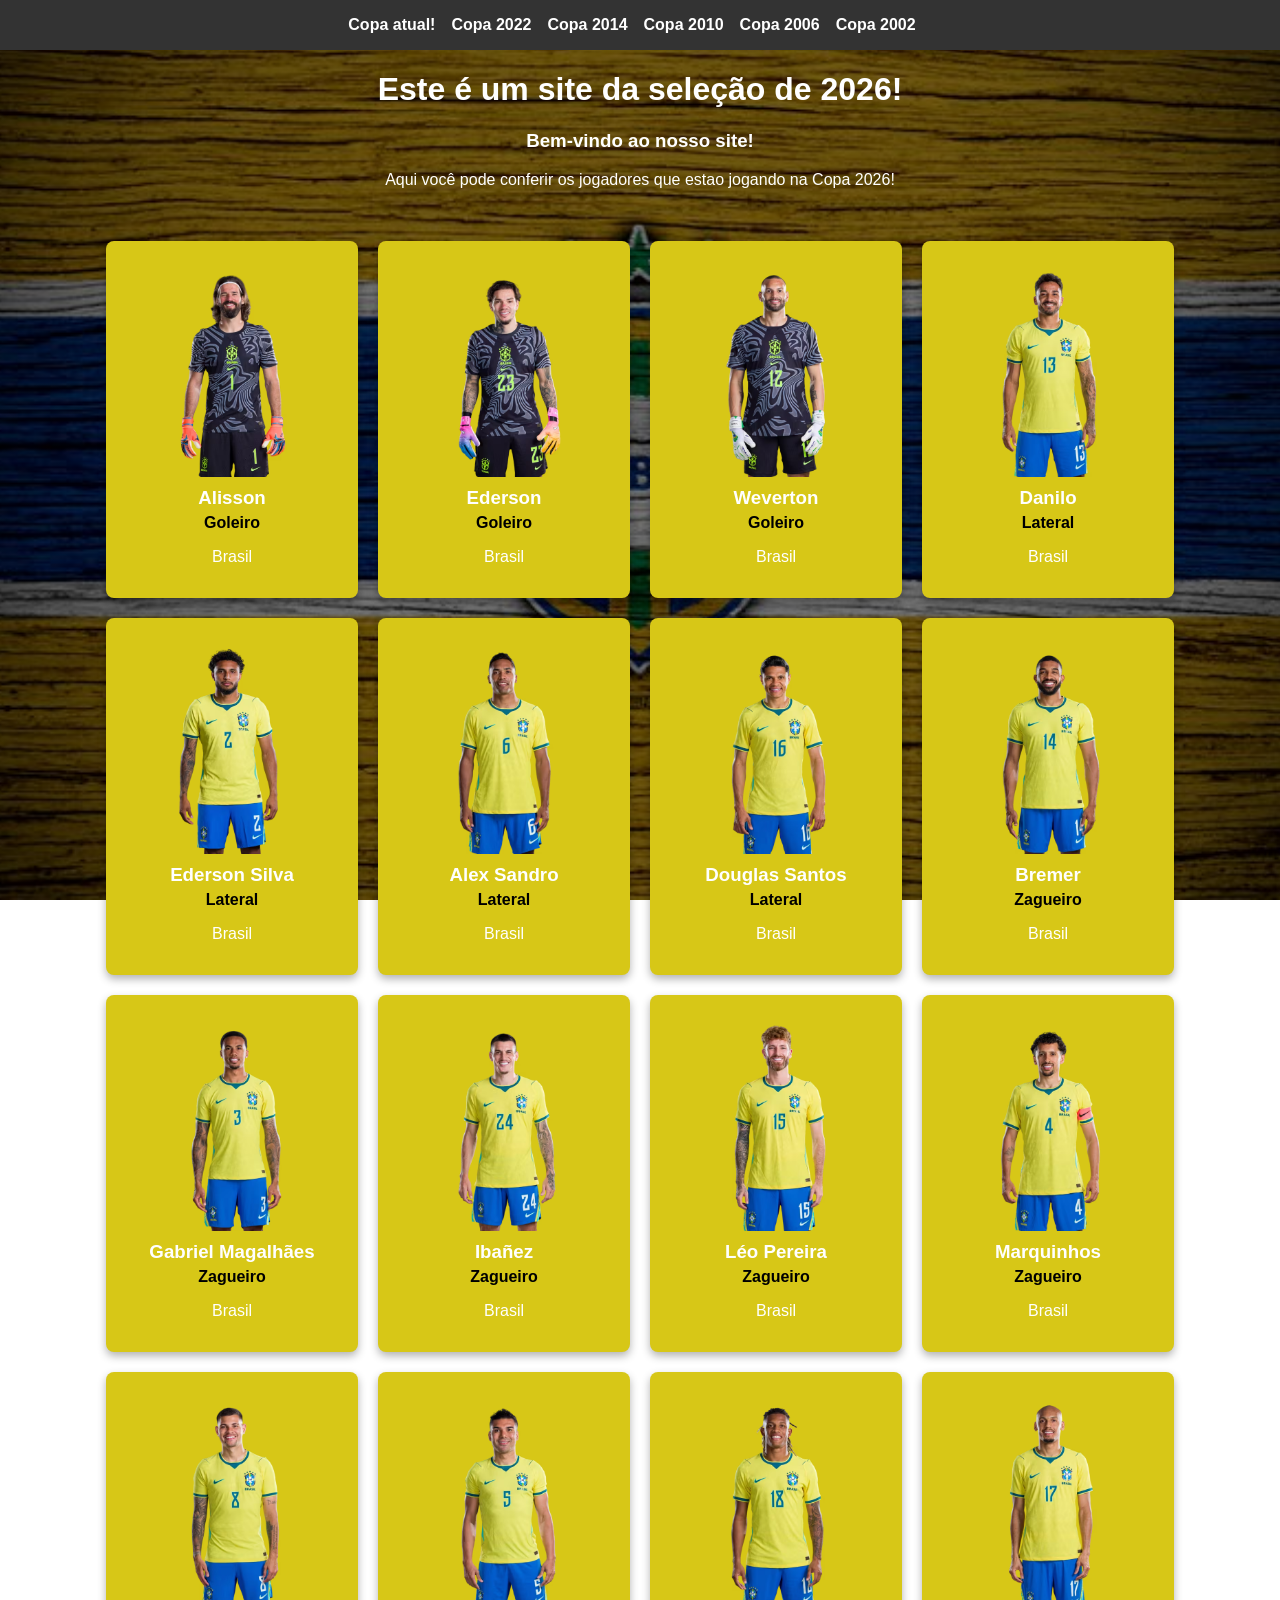
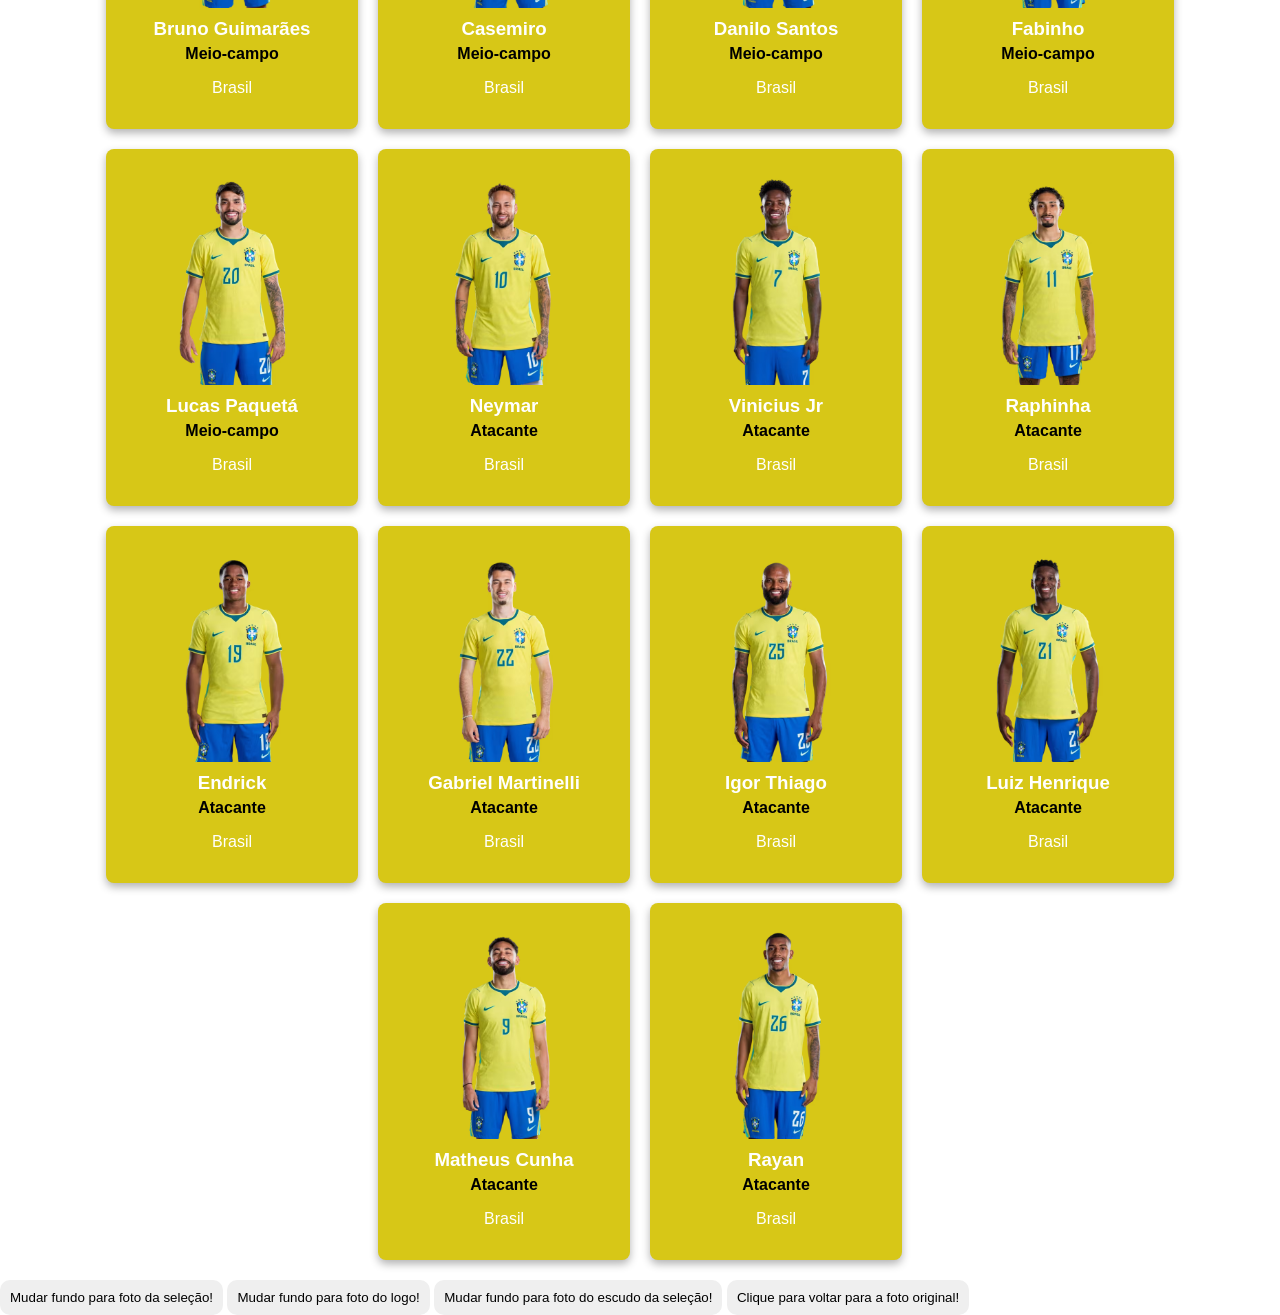
<file: index.html>
<html lang="en">
<head>
    <meta charset="UTF-8">
    <meta name="viewport" content="width=device-width, initial-scale=1.0">
    <title>Site da Seleção</title>
    <link rel="stylesheet" href="style.css">
</head>
<body>
    <nav>
        <ul>
            <li><a href="index.html">Copa atual! </a></li>
            <li><a href="copa22.html">Copa 2022</a></li>
            <li><a href="copa14.html">Copa 2014</a></li>
            <li><a href="copa10.html">Copa 2010</a></li>
            <li><a href="copa06.html">Copa 2006</a></li>
            <li><a href="copa02.html">Copa 2002</a></li>
        </ul>
    </nav>

    <h1>Este é um site da seleção de 2026!</h1>
    <h3>Bem-vindo ao nosso site!</h3>
    <p>Aqui você pode conferir os jogadores que estao jogando na Copa 2026!</p>
    
    


<section id="jogadores">
    <div class="jogador">
        <img src="fotos/ALISSON-goleiro.jpg" alt="Alisson" height="200px">
        <h3>Alisson</h3>
        <h4>Goleiro</h4>
        <p>Brasil</p>
    </div>

























    <div class="jogador">
        <img src="fotos/EDERSON_395427.avif" alt="Ederson" height="200px">
        <h3>Ederson</h3>
        <h4>Goleiro</h4>
        <p>Brasil</p>
    </div>

    <div class="jogador">
        <img src="fotos/WEVERTON.jpg" alt="Weverton" height="200px">
        <h3>Weverton</h3>
        <h4>Goleiro</h4>
        <p>Brasil</p>
    </div>

    <div class="jogador">
        <img src="fotos/DANILO_335656.avif" alt="Danilo" height="200px">
        <h3>Danilo</h3>
        <h4>Lateral</h4>
        <p>Brasil</p>
    </div>

    <div class="jogador">
        <img src="fotos/EDERSON-SILVA_485069.avif" alt="Ederson Silva" height="200px">
        <h3>Ederson Silva</h3>
        <h4>Lateral</h4>
        <p>Brasil</p>
    </div>

    <div class="jogador">
        <img src="fotos/ALEX-SANDRO_335658.avif" alt="Alex Sandro" height="200px">
        <h3>Alex Sandro</h3>
        <h4>Lateral</h4>
        <p>Brasil</p>
    </div>

    <div class="jogador">
        <img src="fotos/DOUGLAS-SANTOS_367981.avif" alt="Douglas Santos" height="200px">
        <h3>Douglas Santos</h3>
        <h4>Lateral</h4>
        <p>Brasil</p>
    </div>

    <div class="jogador">
        <img src="fotos/BREMER_431889.avif" alt="Bremer" height="200px">
        <h3>Bremer</h3>
        <h4>Zagueiro</h4>
        <p>Brasil</p>
    </div>

    <div class="jogador">
        <img src="fotos/GABRIEL-MAGALHAES_430601.avif" alt="Gabriel Magalhães" height="200px">
        <h3>Gabriel Magalhães</h3>
        <h4>Zagueiro</h4>
        <p>Brasil</p>
    </div>

    <div class="jogador">
        <img src="fotos/ROGER-IBANEZ_430594.avif" alt="Ibañez" height="200px">
        <h3>Ibañez</h3>
        <h4>Zagueiro</h4>
        <p>Brasil</p>
    </div>

    <div class="jogador">
        <img src="fotos/LEO-PEREIRA_371956.avif" alt="Léo Pereira" height="200px">
        <h3>Léo Pereira</h3>
        <h4>Zagueiro</h4>
        <p>Brasil</p>
    </div>

    <div class="jogador">
        <img src="fotos/MARQUINHOS_332946.avif" alt="Marquinhos" height="200px">
        <h3>Marquinhos</h3>
        <h4>Zagueiro</h4>
        <p>Brasil</p>
    </div>

    <div class="jogador">
        <img src="fotos/BRUNO-GUIMARAES_430605.avif" alt="Bruno Guimarães" height="200px">
        <h3>Bruno Guimarães</h3>
        <h4>Meio-campo</h4>
        <p>Brasil</p>
    </div>

    <div class="jogador">
        <img src="fotos/CASEMIRO_308386.avif" alt="Casemiro" height="200px">
        <h3>Casemiro</h3>
        <h4>Meio-campo</h4>
        <p>Brasil</p>
    </div>

    <div class="jogador">
        <img src="fotos/DANILO-SANTOS_429392.avif" alt="Danilo Santos" height="200px">
        <h3>Danilo Santos</h3>
        <h4>Meio-campo</h4>
        <p>Brasil</p>
    </div>

    <div class="jogador">
        <img src="fotos/FABINHO_394456.avif" alt="Fabinho" height="200px">
        <h3>Fabinho</h3>
        <h4>Meio-campo</h4>
        <p>Brasil</p>
    </div>

    <div class="jogador">
        <img src="fotos/LUCAS-PAQUETA_411726.avif" alt="Lucas Paquetá" height="200px">
        <h3>Lucas Paquetá</h3>
        <h4>Meio-campo</h4>
        <p>Brasil</p>
    </div>

    <div class="jogador">
        <img src="fotos/NEYMAR_314197.avif" alt="Neymar" height="200px">
        <h3>Neymar</h3>
        <h4>Atacante</h4>
        <p>Brasil</p>
    </div>

    <div class="jogador">
        <img src="fotos/VINICIUS-JUNIOR_405742.avif" alt="Vinicius Jr" height="200px">
        <h3>Vinicius Jr</h3>
        <h4>Atacante</h4>
        <p>Brasil</p>
    </div>

    <div class="jogador">
        <img src="fotos/RAPHINHA_433872.avif" alt="Raphinha" height="200px">
        <h3>Raphinha</h3>
        <h4>Atacante</h4>
        <p>Brasil</p>
    </div>

    <div class="jogador">
        <img src="fotos/ENDRICK_463746.avif" alt="Endrick" height="200px">
        <h3>Endrick</h3>
        <h4>Atacante</h4>
        <p>Brasil</p>
    </div>

    <div class="jogador">
        <img src="fotos/GABRIEL-MARTINELLI_430597.avif" alt="Gabriel Martinelli" height="200px">
        <h3>Gabriel Martinelli</h3>
        <h4>Atacante</h4>
        <p>Brasil</p>
    </div>

    <div class="jogador">
        <img src="fotos/IGOR-THIAGO_519836.avif" alt="Igor Thiago" height="200px">
        <h3>Igor Thiago</h3>
        <h4>Atacante</h4>
        <p>Brasil</p>
    </div>

    <div class="jogador">
        <img src="fotos/LUIZ-HENRIQUE_448420.avif" alt="Luiz Henrique" height="200px">
        <h3>Luiz Henrique</h3>
        <h4>Atacante</h4>
        <p>Brasil</p>
    </div>

    <div class="jogador">
        <img src="fotos/MATHEUS-CUNHA_430609.avif" alt="Matheus Cunha" height="200px">
        <h3>Matheus Cunha</h3>
        <h4>Atacante</h4>
        <p>Brasil</p>
    </div>

    <div class="jogador">
        <img src="fotos/RAYAN_475036.avif" alt="Rayan" height="200px">
        <h3>Rayan</h3>
        <h4>Atacante</h4>
        <p>Brasil</p>
    </div>

</section>


<Section id="areaBotoes">
<button class="botao" onclick="mudarfotoSelecao()">
  Mudar fundo para foto da seleção!
</button>

<button class="botao" onclick="mudarfotoLogo()">
  Mudar fundo para foto do logo!
</button>

<button class="botao" onclick="mudarfotoEscudo()">
  Mudar fundo para foto do escudo da seleção!
</button>

<button class="botao" onclick="voltarFotoOriginal()">
  Clique para voltar para a foto original!
</button>
</Section>

    <script src="script.js"></script>
</body>
</html>
</file>
<file: style.css>
/* Estilização geral da página */
body {
    font-family: Arial, sans-serif; /* Define a fonte do site */
    margin: 0; /* Remove margens externas padrão */
    padding: 0; /* Remove espaçamentos internos padrão */

    /* Adiciona uma camada escura sobre a imagem de fundo */
    background-image:
        linear-gradient(
            rgba(0, 0, 0, 0.5),
            rgba(0, 0, 0, 0.5)
        ),
        url('fotos/logo-CBF.jpg');

    background-size: cover; /* Faz a imagem cobrir toda a tela */
    background-repeat: no-repeat; /* Impede repetição da imagem */
    background-attachment: fixed; /* Mantém o fundo parado ao rolar */
    background-position: center; /* Centraliza a imagem */
}

/* Título principal */
h1, h3, p {
    color: white; /* Cor branca */
    text-align: center; /* Centraliza o texto */
}

/* Barra de navegação */
nav {
    background-color: #333; /* Cor de fundo escura */
    padding: 1rem; /* Espaçamento interno */
}

/* Lista da navegação */
nav ul {
    list-style: none; /* Remove marcadores da lista */
    margin: 0; /* Remove margem */
    padding: 0; /* Remove espaçamento */
    display: flex; /* Coloca os itens lado a lado */
    justify-content: center; /* Centraliza os itens */
    flex-wrap: wrap; /* Quebra linha se faltar espaço */
}

/* Cada item da lista */
nav ul li {
    margin-right: 1rem; /* Espaço entre itens */
}

/* Links da navegação */
nav ul li a {
    color: white; /* Cor branca */
    text-decoration: none; /* Remove sublinhado */
    font-weight: bold; /* Texto em negrito */
}

/* Área dos jogadores */
#jogadores {
    display: flex; /* Usa Flexbox */
    justify-content: center; /* Centraliza os cards */
    flex-wrap: wrap; /* Permite várias linhas */
    gap: 20px; /* Espaço entre os cards */
    margin-top: 2rem; /* Distância do topo */
    padding: 20px; /* Espaço interno */
}

/* Card de cada jogador */
.jogador {
    background-color: rgb(215, 199, 23); /* Cor de fundo */
    padding: 1rem; /* Espaçamento interno */
    width: 220px; /* Largura fixa */
    text-align: center; /* Centraliza conteúdo */
    border-radius: 8px; /* Cantos arredondados */
    box-shadow: 0 4px 8px rgba(0, 0, 0, 0.3); /* Sombra */
}

/* Foto do jogador */
.jogador img {
    width: 100%; /* Ocupa toda a largura do card */
    height: 220px; /* Altura fixa */
    object-fit: cover; /* Ajusta a imagem sem deformar */
    border-radius: 8px; /* Cantos arredondados */
}

/* Nome do jogador */
.jogador h3 {
    margin-top: 10px; /* Espaço acima */
    margin-bottom: 5px; /* Espaço abaixo */
}

/* Posição do jogador */
.jogador h4 {
    margin: 5px 0; /* Espaço vertical */
}

#botoes {
    display: grid; /* Usa Flexbox */
    align-items: center; /* Alinha os itens verticalmente */
    justify-content: center; /* Centraliza os botões */
    gap: 10px; /* Espaço entre os botões */
    margin-top: 20px; /* Distância do topo */
}


.botao {
    color: rgb(0, 0, 0); /* Cor do texto */
    border: none; /* Remove borda */
    padding: 10px; /* Espaçamento interno */
    cursor: pointer; /* Cursor de mão ao passar por cima */
    border-radius: 10px; /* Cantos arredondados */
    transition: background-color 0.3s ; /* Transição suave */
    gap: 10px; /* Espaço entre elementos dentro do botão */
}

#botoes button :hover {
    background-color: #81d41c; /* Cor ao passar o mouse */
}
</file>
